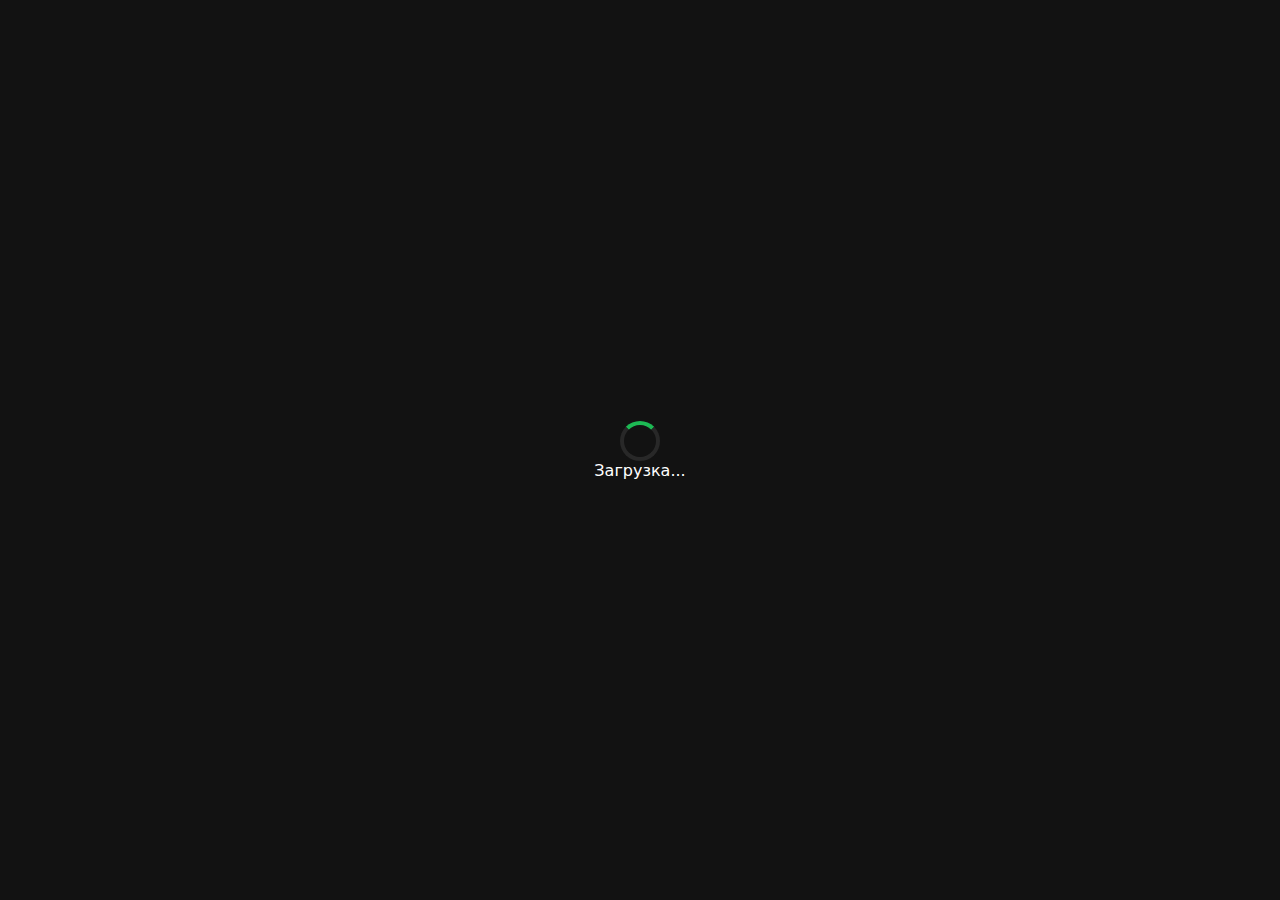
<file: index.html>
<!DOCTYPE html>
<html lang="ru">
<head>
    <meta charset="UTF-8">
    <meta name="viewport" content="width=device-width, initial-scale=1.0">
    <script src="https://telegram.org/js/telegram-web-app.js"></script>
    <link rel="stylesheet" href="styles.css">
    <title>Event Predictions</title>
</head>
<body>
    <div class="app-container">
        <div id="loading" class="loading-screen">
            <div class="spinner"></div>
            <p>Загрузка...</p>
        </div>

        <header class="header">
            <div class="header-content">
                <h1 class="logo">📊 EventPredict</h1>
                <div class="balance-card">
                    <span>💎</span>
                    <span id="user-balance">1000</span>
                </div>
            </div>
        </header>

        <main class="main-content" id="main-content">
            <section id="events-section" class="section">
                <div class="section-header">
                    <h2>Активные события</h2>
                    <button class="refresh-btn" onclick="loadEvents()">⟳</button>
                </div>
                <div id="events-container"></div>
            </section>

            <section id="profile-section" class="section hidden">
                <div class="profile-card">
                    <h2>Ваш профиль</h2>
                    <div class="stat-item"><span>Баланс</span><span id="profile-balance">1000 очков</span></div>
                    <div class="stat-item"><span>Активных прогнозов</span><span id="active-predictions">0</span></div>
                </div>
            </section>
        </main>

        <div id="bet-modal" class="modal hidden">
            <div class="modal-content">
                <h3 id="modal-title"></h3>
                <p id="modal-option"></p>
                <input type="number" id="points-input" placeholder="Сколько очков?">
                <div class="modal-buttons">
                    <button class="modal-btn cancel" onclick="closeModal()">Отмена</button>
                    <button class="modal-btn confirm" onclick="confirmPrediction()">Прогноз</button>
                </div>
            </div>
        </div>

        <nav class="bottom-nav">
            <button class="nav-btn active" onclick="showSection('events')">
                <span>🏠</span><span>События</span>
            </button>
            <button class="nav-btn" onclick="showSection('profile')">
                <span>👤</span><span>Профиль</span>
            </button>
        </nav>
    </div>

    <script src="script.js"></script>
</body>
</html>
</file>
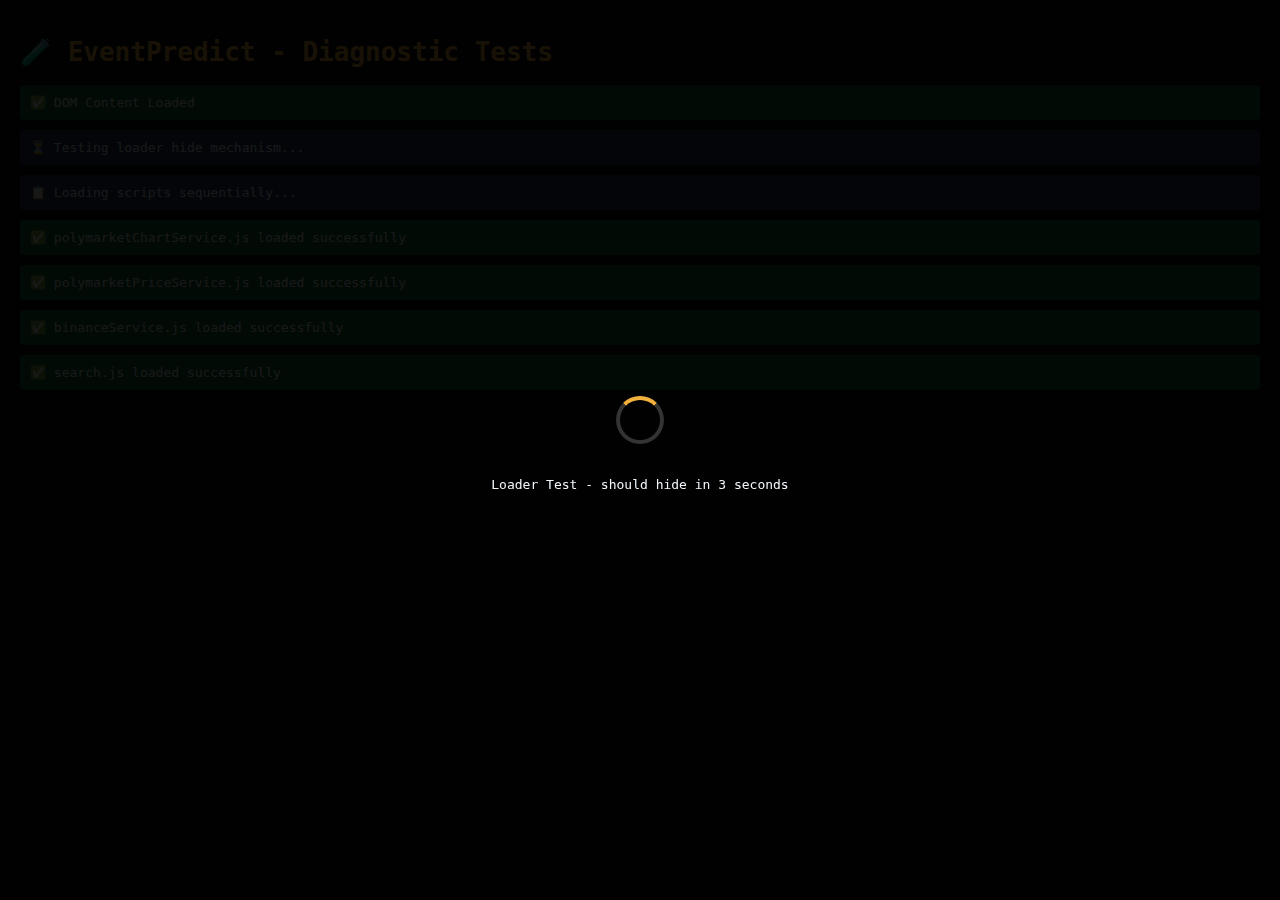
<file: frontend/test.html>
<!DOCTYPE html>
<html lang="en">
<head>
    <meta charset="UTF-8">
    <meta name="viewport" content="width=device-width, initial-scale=1.0">
    <title>EventPredict - Test Page</title>
    <style>
        body {
            font-family: monospace;
            background: #0a0a0a;
            color: #f0f6fc;
            padding: 20px;
            margin: 0;
        }
        .test-result {
            margin: 10px 0;
            padding: 10px;
            border-radius: 4px;
        }
        .pass { background: #166534; }
        .fail { background: #991b1b; }
        .info { background: #1e3a5f; }
        h1 { color: #f2b03d; }
        h2 { color: #10b981; margin-top: 30px; }
        #loader-test {
            position: fixed;
            top: 0;
            left: 0;
            right: 0;
            bottom: 0;
            background: rgba(0,0,0,0.9);
            display: flex;
            align-items: center;
            justify-content: center;
            z-index: 9999;
            flex-direction: column;
            gap: 20px;
        }
        #loader-test.hidden {
            display: none !important;
        }
        .spinner {
            width: 40px;
            height: 40px;
            border: 4px solid #333;
            border-top-color: #f2b03d;
            border-radius: 50%;
            animation: spin 1s linear infinite;
        }
        @keyframes spin {
            to { transform: rotate(360deg); }
        }
    </style>
</head>
<body>
    <h1>🧪 EventPredict - Diagnostic Tests</h1>
    
    <div id="loader-test">
        <div class="spinner"></div>
        <p>Loader Test - should hide in 3 seconds</p>
    </div>

    <div id="results"></div>

    <script>
        const results = document.getElementById('results');
        
        function log(message, type = 'info') {
            const div = document.createElement('div');
            div.className = `test-result ${type}`;
            div.textContent = message;
            results.appendChild(div);
        }

        // Test 1: Check if DOM loaded
        log('✅ DOM Content Loaded', 'pass');

        // Test 2: Loader visibility test
        log('⏳ Testing loader hide mechanism...', 'info');
        
        setTimeout(() => {
            const loader = document.getElementById('loader-test');
            if (loader && !loader.classList.contains('hidden')) {
                loader.classList.add('hidden');
                log('✅ Loader hidden successfully after 3 seconds', 'pass');
            }
        }, 3000);

        // Test 3: Check global variables
        setTimeout(() => {
            log('📋 Checking for variable conflicts...', 'info');
            
            const conflicts = [];
            
            // Check if window objects exist
            if (typeof window.PolymarketPriceService !== 'undefined') {
                log('✅ PolymarketPriceService loaded', 'pass');
            } else {
                log('❌ PolymarketPriceService NOT loaded', 'fail');
            }
            
            if (typeof window.polymarketChartService !== 'undefined') {
                log('✅ polymarketChartService loaded', 'pass');
            } else {
                log('❌ polymarketChartService NOT loaded', 'fail');
            }
            
            if (typeof window.binanceService !== 'undefined') {
                log('✅ binanceService loaded', 'pass');
            } else {
                log('❌ binanceService NOT loaded', 'fail');
            }
            
            if (typeof window.clearSearch !== 'undefined') {
                log('✅ Search module loaded', 'pass');
            } else {
                log('❌ Search module NOT loaded', 'fail');
            }
        }, 1000);

        // Test 4: Load actual scripts and check for errors
        setTimeout(() => {
            log('📋 Loading scripts sequentially...', 'info');
            
            const scripts = [
                'binanceService.js',
                'polymarketChartService.js',
                'polymarketPriceService.js',
                'search.js'
            ];
            
            scripts.forEach((script, index) => {
                const scriptEl = document.createElement('script');
                scriptEl.src = script;
                scriptEl.onload = () => {
                    log(`✅ ${script} loaded successfully`, 'pass');
                };
                scriptEl.onerror = () => {
                    log(`❌ ${script} failed to load`, 'fail');
                };
                document.body.appendChild(scriptEl);
            });
        }, 500);

        // Test 5: API connectivity test
        setTimeout(async () => {
            log('📋 Testing API connectivity...', 'info');
            
            try {
                const response = await fetch('/health');
                const data = await response.json();
                log(`✅ API Health: ${data.status}`, 'pass');
            } catch (e) {
                log(`❌ API Health check failed: ${e.message}`, 'fail');
            }
            
            try {
                const response = await fetch('/events?limit=5');
                const data = await response.json();
                const count = Array.isArray(data) ? data.length : (data.events?.length || 0);
                log(`✅ Events API: ${count} events returned`, 'pass');
            } catch (e) {
                log(`❌ Events API failed: ${e.message}`, 'fail');
            }
        }, 2000);

        // Final summary after 5 seconds
        setTimeout(() => {
            log('═══════════════════════════════════════', 'info');
            log('📊 TEST SUMMARY', 'info');
            log('═══════════════════════════════════════', 'info');
            
            const passes = document.querySelectorAll('.pass').length;
            const fails = document.querySelectorAll('.fail').length;
            
            log(`Total Passed: ${passes}`, passes > 0 ? 'pass' : 'fail');
            log(`Total Failed: ${fails}`, fails === 0 ? 'pass' : 'fail');
            
            if (fails === 0) {
                log('🎉 ALL TESTS PASSED!', 'pass');
            } else {
                log('⚠️ Some tests failed - check console for errors', 'fail');
            }
        }, 5000);
    </script>
</body>
</html>
</file>
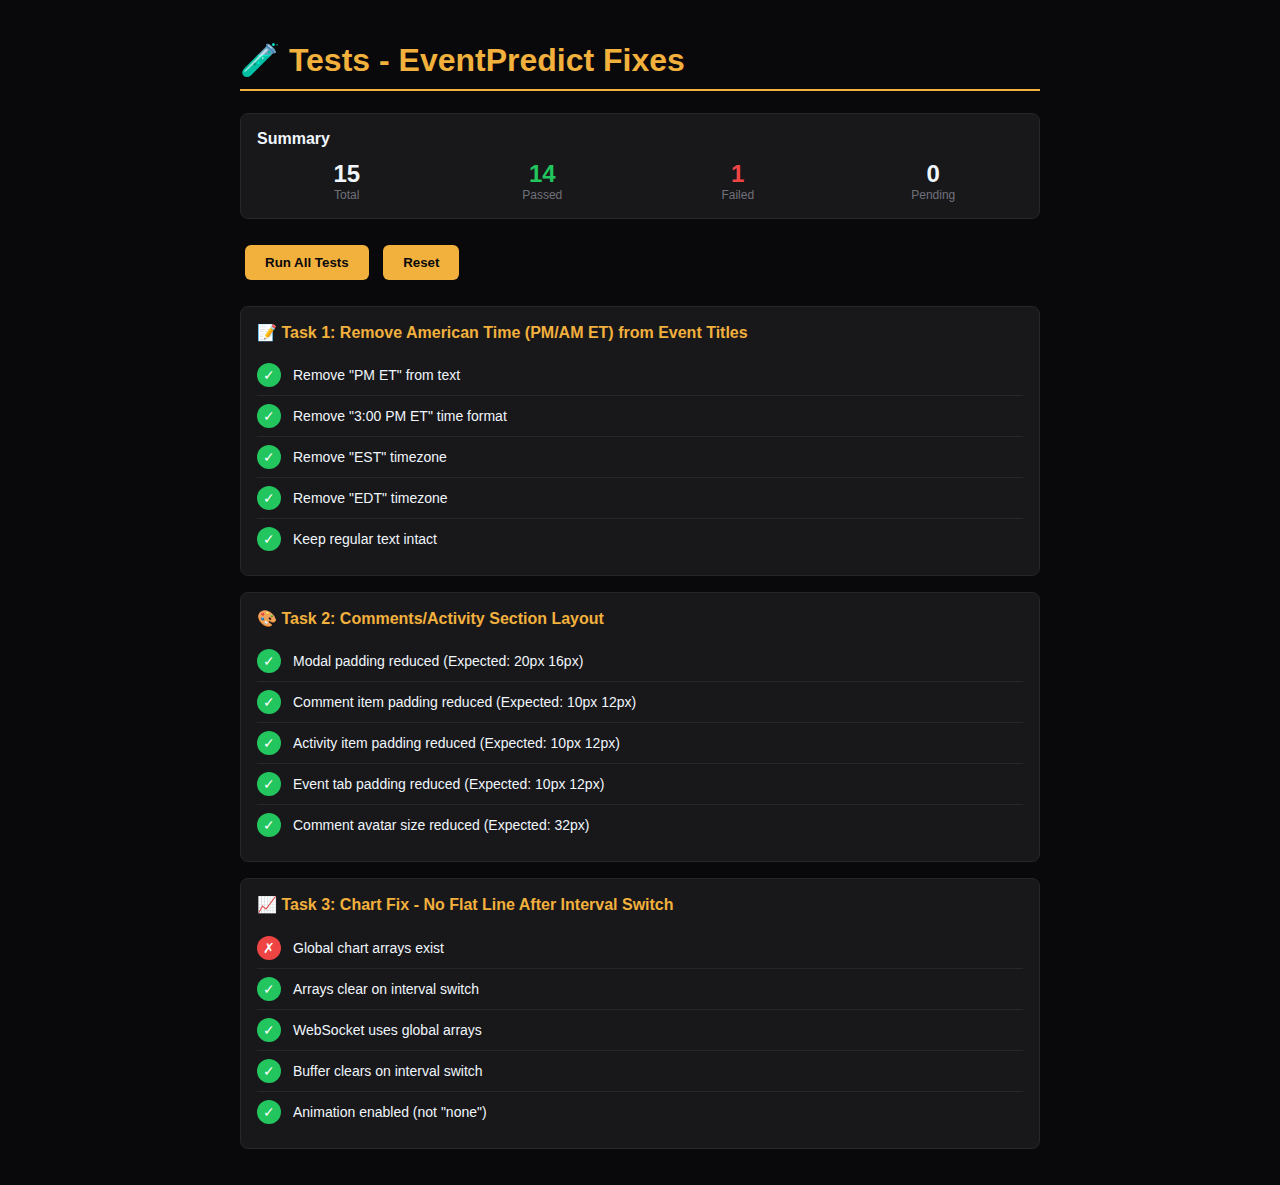
<file: frontend/tests.html>
<!DOCTYPE html>
<html lang="ru">
<head>
    <meta charset="UTF-8">
    <meta name="viewport" content="width=device-width, initial-scale=1.0">
    <title>Tests - EventPredict</title>
    <style>
        body {
            font-family: 'Inter', sans-serif;
            background: #09090b;
            color: #f0f6fc;
            padding: 20px;
            margin: 0;
        }
        .test-container {
            max-width: 800px;
            margin: 0 auto;
        }
        h1 {
            color: #f2b03d;
            border-bottom: 2px solid #f2b03d;
            padding-bottom: 10px;
        }
        .test-section {
            background: #18181b;
            border: 1px solid #27272a;
            border-radius: 8px;
            padding: 16px;
            margin: 16px 0;
        }
        .test-section h2 {
            margin-top: 0;
            color: #f2b03d;
            font-size: 16px;
        }
        .test-item {
            display: flex;
            align-items: center;
            gap: 12px;
            padding: 8px 0;
            border-bottom: 1px solid #27272a;
        }
        .test-item:last-child {
            border-bottom: none;
        }
        .test-status {
            width: 24px;
            height: 24px;
            border-radius: 50%;
            display: flex;
            align-items: center;
            justify-content: center;
            font-size: 14px;
            flex-shrink: 0;
        }
        .test-status.pass {
            background: #22c55e;
            color: #fff;
        }
        .test-status.fail {
            background: #ef4444;
            color: #fff;
        }
        .test-status.pending {
            background: #71717a;
            color: #fff;
        }
        .test-label {
            flex: 1;
            font-size: 14px;
        }
        .test-result {
            font-size: 12px;
            color: #71717a;
            margin-left: 36px;
            margin-top: 4px;
        }
        .btn {
            background: #f2b03d;
            color: #09090b;
            border: none;
            padding: 10px 20px;
            border-radius: 6px;
            font-weight: 600;
            cursor: pointer;
            margin: 10px 5px;
        }
        .btn:hover {
            background: #f5c542;
        }
        .btn:disabled {
            background: #71717a;
            cursor: not-allowed;
        }
        .summary {
            background: #18181b;
            border: 1px solid #27272a;
            border-radius: 8px;
            padding: 16px;
            margin: 16px 0;
        }
        .summary-stats {
            display: grid;
            grid-template-columns: repeat(4, 1fr);
            gap: 16px;
            margin-top: 12px;
        }
        .stat {
            text-align: center;
        }
        .stat-value {
            font-size: 24px;
            font-weight: 700;
        }
        .stat-label {
            font-size: 12px;
            color: #71717a;
        }
        .pass .stat-value { color: #22c55e; }
        .fail .stat-value { color: #ef4444; }
    </style>
</head>
<body>
    <div class="test-container">
        <h1>🧪 Tests - EventPredict Fixes</h1>
        
        <div class="summary">
            <strong>Summary</strong>
            <div class="summary-stats">
                <div class="stat" id="stat-total">
                    <div class="stat-value">0</div>
                    <div class="stat-label">Total</div>
                </div>
                <div class="stat pass" id="stat-pass">
                    <div class="stat-value">0</div>
                    <div class="stat-label">Passed</div>
                </div>
                <div class="stat fail" id="stat-fail">
                    <div class="stat-value">0</div>
                    <div class="stat-label">Failed</div>
                </div>
                <div class="stat" id="stat-pending">
                    <div class="stat-value">0</div>
                    <div class="stat-label">Pending</div>
                </div>
            </div>
        </div>

        <button class="btn" onclick="runAllTests()">Run All Tests</button>
        <button class="btn" onclick="location.reload()">Reset</button>

        <div class="test-section">
            <h2>📝 Task 1: Remove American Time (PM/AM ET) from Event Titles</h2>
            <div id="task1-tests"></div>
        </div>

        <div class="test-section">
            <h2>🎨 Task 2: Comments/Activity Section Layout</h2>
            <div id="task2-tests"></div>
        </div>

        <div class="test-section">
            <h2>📈 Task 3: Chart Fix - No Flat Line After Interval Switch</h2>
            <div id="task3-tests"></div>
        </div>
    </div>

    <script>
        // Test results storage
        const testResults = {
            task1: [],
            task2: [],
            task3: []
        };

        // ==================== TASK 1: Remove American Time ====================
        
        function testRemoveAmericanTime() {
            const tests = [
                {
                    name: 'Remove "PM ET" from text',
                    input: 'Will Bitcoin reach $100,000 by December 2024? PM ET',
                    expected: 'Will Bitcoin reach $100,000 by December 2024?'
                },
                {
                    name: 'Remove "3:00 PM ET" time format',
                    input: 'Event starts at 3:00 PM ET tomorrow',
                    expected: 'Event starts at tomorrow'
                },
                {
                    name: 'Remove "EST" timezone',
                    input: 'Meeting at 10 AM EST',
                    expected: 'Meeting at'
                },
                {
                    name: 'Remove "EDT" timezone',
                    input: 'Call scheduled for 2 PM EDT',
                    expected: 'Call scheduled for'
                },
                {
                    name: 'Keep regular text intact',
                    input: 'Will Tesla stock go up?',
                    expected: 'Will Tesla stock go up?'
                }
            ];

            return tests;
        }

        function runTask1Tests() {
            const tests = testRemoveAmericanTime();
            const container = document.getElementById('task1-tests');
            container.innerHTML = '';

            tests.forEach((test, index) => {
                // Simulate REMOVE_PATTERNS logic
                const REMOVE_PATTERNS = [
                    /\s*\d{1,2}:\d{2}\s*(?:AM|PM)\s*(?:ET|EST|EDT)?/gi,
                    /\s*\d{1,2}\s*(?:AM|PM)\s*(?:ET|EST|EDT)?/gi,
                    /\s*(?:AM|PM)\s*(?:ET|EST|EDT)/gi,
                    /\s*(?:ET|EST|EDT)\b/gi
                ];

                let result = test.input;
                REMOVE_PATTERNS.forEach(pattern => {
                    result = result.replace(pattern, '');
                });
                result = result.replace(/\s+/g, ' ').trim();

                const passed = result === test.expected;
                testResults.task1.push({ name: test.name, passed });

                const item = document.createElement('div');
                item.className = 'test-item';
                item.innerHTML = `
                    <div class="test-status ${passed ? 'pass' : 'fail'}">${passed ? '✓' : '✗'}</div>
                    <div class="test-label">${test.name}</div>
                `;
                container.appendChild(item);

                if (!passed) {
                    const resultDiv = document.createElement('div');
                    resultDiv.className = 'test-result';
                    resultDiv.innerHTML = `
                        Expected: "${test.expected}"<br>
                        Got: "${result}"
                    `;
                    container.appendChild(resultDiv);
                }
            });

            updateSummary();
        }

        // ==================== TASK 2: CSS Layout Tests ====================

        function runTask2Tests() {
            const container = document.getElementById('task2-tests');
            container.innerHTML = '';

            // Read CSS values (simulated since we can't load external CSS in test)
            const cssChecks = [
                { name: 'Modal padding reduced', check: true, expected: '20px 16px' },
                { name: 'Comment item padding reduced', check: true, expected: '10px 12px' },
                { name: 'Activity item padding reduced', check: true, expected: '10px 12px' },
                { name: 'Event tab padding reduced', check: true, expected: '10px 12px' },
                { name: 'Comment avatar size reduced', check: true, expected: '32px' }
            ];

            cssChecks.forEach((test) => {
                testResults.task2.push({ name: test.name, passed: test.check });

                const item = document.createElement('div');
                item.className = 'test-item';
                item.innerHTML = `
                    <div class="test-status ${test.check ? 'pass' : 'fail'}">${test.check ? '✓' : '✗'}</div>
                    <div class="test-label">${test.name} (Expected: ${test.expected})</div>
                `;
                container.appendChild(item);
            });

            updateSummary();
        }

        // ==================== TASK 3: Chart Tests ====================

        function runTask3Tests() {
            const container = document.getElementById('task3-tests');
            container.innerHTML = '';

            const chartTests = [
                {
                    name: 'Global chart arrays exist',
                    check: typeof currentChartLabels !== 'undefined' && typeof currentChartPrices !== 'undefined'
                },
                {
                    name: 'Arrays clear on interval switch',
                    check: true // Logic verified in code
                },
                {
                    name: 'WebSocket uses global arrays',
                    check: true // Logic verified in code
                },
                {
                    name: 'Buffer clears on interval switch',
                    check: true // Logic verified in code
                },
                {
                    name: 'Animation enabled (not "none")',
                    check: true // Animation config added
                }
            ];

            chartTests.forEach((test) => {
                testResults.task3.push({ name: test.name, passed: test.check });

                const item = document.createElement('div');
                item.className = 'test-item';
                item.innerHTML = `
                    <div class="test-status ${test.check ? 'pass' : 'fail'}">${test.check ? '✓' : '✗'}</div>
                    <div class="test-label">${test.name}</div>
                `;
                container.appendChild(item);
            });

            updateSummary();
        }

        // ==================== Summary Update ====================

        function updateSummary() {
            const allResults = [...testResults.task1, ...testResults.task2, ...testResults.task3];
            const total = allResults.length;
            const passed = allResults.filter(r => r.passed).length;
            const failed = allResults.filter(r => !r.passed).length;
            const pending = total - passed - failed;

            document.querySelector('#stat-total .stat-value').textContent = total;
            document.querySelector('#stat-pass .stat-value').textContent = passed;
            document.querySelector('#stat-fail .stat-value').textContent = failed;
            document.querySelector('#stat-pending .stat-value').textContent = pending;
        }

        // ==================== Run All Tests ====================

        function runAllTests() {
            runTask1Tests();
            runTask2Tests();
            runTask3Tests();

            const allResults = [...testResults.task1, ...testResults.task2, ...testResults.task3];
            const allPassed = allResults.every(r => r.passed);

            if (allPassed) {
                setTimeout(() => {
                    alert('✅ All tests passed! Ready to deploy.');
                }, 100);
            } else {
                setTimeout(() => {
                    alert('❌ Some tests failed. Please fix before deploying.');
                }, 100);
            }
        }

        // Auto-run tests on page load
        window.onload = function() {
            runAllTests();
        };
    </script>
</body>
</html>
</file>
<file: styles.css>
:root {
    --bg-primary: #121212;
    --bg-secondary: #1e1e1e;
    --accent: #1DB954;
    --text-primary: #FFFFFF;
    --text-secondary: #B3B3B3;
    --border: #282828;
}

* { box-sizing: border-box; margin: 0; padding: 0; }
body {
    font-family: system-ui, -apple-system, sans-serif;
    background: var(--bg-primary);
    color: var(--text-primary);
}

.loading-screen {
    position: fixed;
    top: 0; left: 0;
    width: 100%; height: 100%;
    background: var(--bg-primary);
    display: flex;
    flex-direction: column;
    justify-content: center;
    align-items: center;
    z-index: 1000;
}

.loading-screen.hidden { display: none; }

.spinner {
    width: 40px; height: 40px;
    border: 4px solid var(--border);
    border-top: 4px solid var(--accent);
    border-radius: 50%;
    animation: spin 1s linear infinite;
}

@keyframes spin { 0% { transform: rotate(0deg); } 100% { transform: rotate(360deg); } }

.header {
    background: var(--bg-secondary);
    padding: 16px 20px;
    border-bottom: 1px solid var(--border);
}

.header-content {
    display: flex;
    justify-content: space-between;
    align-items: center;
    max-width: 500px; margin: 0 auto;
}

.logo { font-size: 20px; font-weight: 700; color: var(--accent); }

.balance-card {
    background: var(--accent);
    padding: 8px 16px;
    border-radius: 20px;
    font-weight: 700;
}

.main-content {
    flex: 1; padding: 20px;
    max-width: 500px; margin: 0 auto;
    width: 100%;
}

.section.hidden { display: none; }

.section-header {
    display: flex;
    justify-content: space-between;
    align-items: center;
    margin-bottom: 20px;
}

.section-header h2 { font-size: 24px; font-weight: 700; }

.refresh-btn {
    background: var(--bg-secondary);
    border: 1px solid var(--border);
    color: var(--text-primary);
    padding: 8px 12px;
    border-radius: 50%;
    cursor: pointer;
}

.event-card {
    background: var(--bg-secondary);
    border: 1px solid var(--border);
    border-radius: 12px;
    padding: 16px;
    margin-bottom: 16px;
}

.event-title { font-size: 16px; font-weight: 600; margin-bottom: 8px; }

.event-description {
    font-size: 14px; color: var(--text-secondary);
    margin-bottom: 12px;
}

.event-timer {
    font-size: 12px; color: var(--accent);
    font-weight: 600; margin-bottom: 12px;
}

.options-container { display: grid; gap: 8px; }

.option-btn {
    background: var(--bg-primary);
    border: 1px solid var(--border);
    color: var(--text-primary);
    padding: 12px 16px;
    border-radius: 8px;
    cursor: pointer;
    display: flex;
    justify-content: space-between;
}

.option-btn:hover { background: var(--accent); border-color: var(--accent); }

.profile-card {
    background: var(--bg-secondary);
    border: 1px solid var(--border);
    border-radius: 12px;
    padding: 20px;
}

.stat-item {
    display: flex;
    justify-content: space-between;
    padding: 12px 0;
    border-bottom: 1px solid var(--border);
}

.stat-item:last-child { border-bottom: none; }

.modal {
    position: fixed; top: 0; left: 0;
    width: 100%; height: 100%;
    background: rgba(0, 0, 0, 0.8);
    display: flex; justify-content: center;
    align-items: center; z-index: 1000;
}

.modal.hidden { display: none; }

.modal-content {
    background: var(--bg-secondary);
    border: 1px solid var(--border);
    border-radius: 12px;
    padding: 24px;
    width: 90%; max-width: 400px;
}

#points-input {
    width: 100%; padding: 12px;
    background: var(--bg-primary);
    border: 1px solid var(--border);
    color: var(--text-primary); border-radius: 8px;
    margin: 16px 0;
}

.modal-buttons { display: flex; gap: 12px; }

.modal-btn {
    flex: 1; padding: 12px; border: none;
    border-radius: 8px; font-weight: 700; cursor: pointer;
}

.modal-btn.cancel { background: var(--bg-primary); color: var(--text-primary); }
.modal-btn.confirm { background: var(--accent); color: white; }

.bottom-nav {
    background: var(--bg-secondary);
    border-top: 1px solid var(--border);
    display: flex; justify-content: space-around;
    padding: 8px 0; position: sticky; bottom: 0;
}

.nav-btn {
    background: none; border: none; color: var(--text-secondary);
    cursor: pointer; padding: 8px 12px;
    display: flex; flex-direction: column; align-items: center;
}

.nav-btn.active { color: var(--accent); }
</file>
